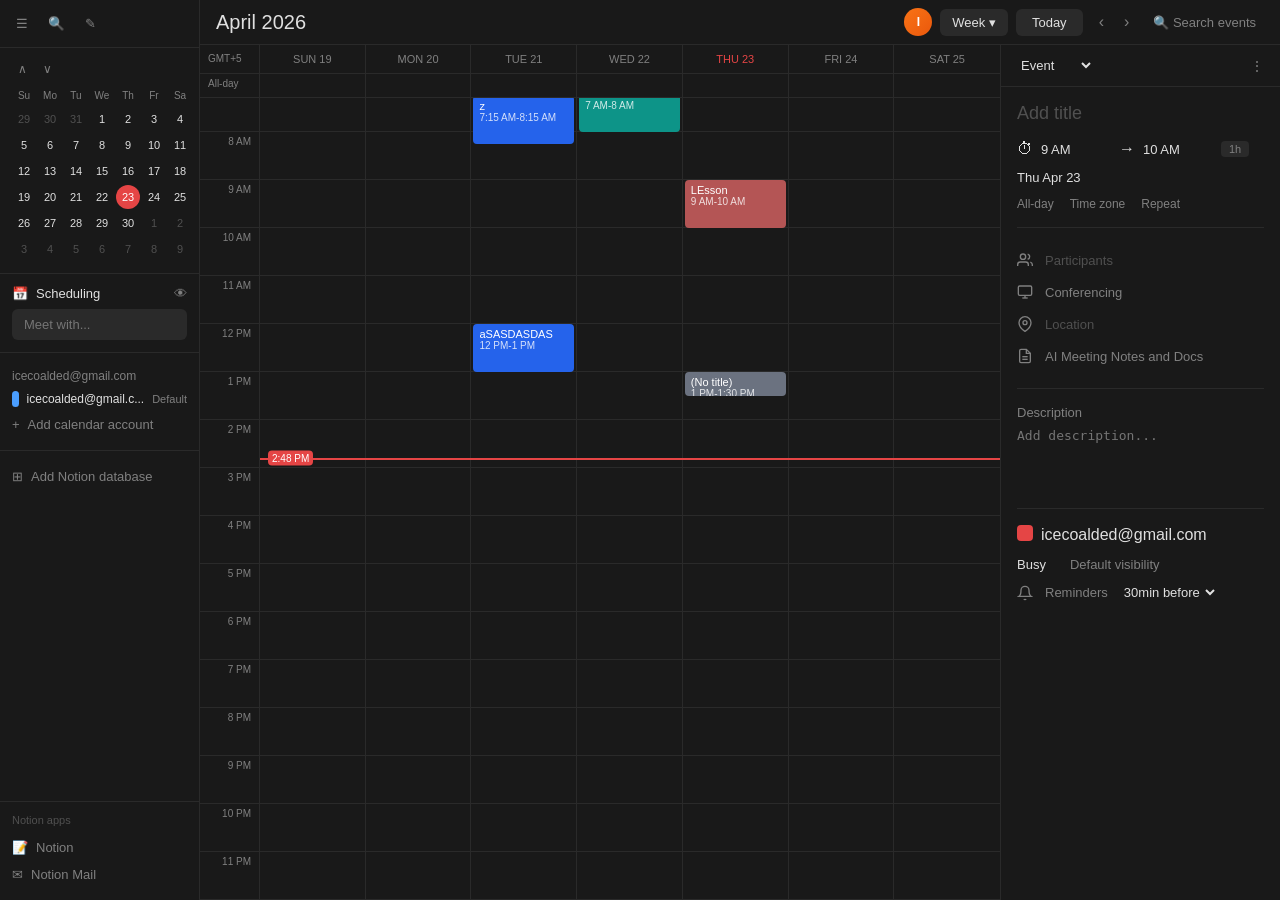
<file: schedule/templates/schedule/111231231231.html>
<!DOCTYPE html>
<html lang="en">
<head>
  <meta charset="UTF-8">
  <meta name="viewport" content="width=device-width, initial-scale=1.0">
  <title>Calendar</title>
  <style>
    * {
      margin: 0;
      padding: 0;
      box-sizing: border-box;
    }

    body {
      font-family: -apple-system, BlinkMacSystemFont, 'Segoe UI', Roboto, sans-serif;
      background: #191919;
      color: #e0e0e0;
      height: 100vh;
      overflow: hidden;
    }

    .app {
      display: flex;
      height: 100vh;
    }

    /* Left Sidebar */
    .sidebar {
      width: 200px;
      background: #191919;
      border-right: 1px solid #2a2a2a;
      display: flex;
      flex-direction: column;
      flex-shrink: 0;
    }

    .sidebar-header {
      display: flex;
      align-items: center;
      gap: 12px;
      padding: 12px;
      border-bottom: 1px solid #2a2a2a;
    }

    .sidebar-header button {
      background: transparent;
      border: none;
      color: #808080;
      cursor: pointer;
      padding: 4px;
      border-radius: 4px;
    }

    .sidebar-header button:hover {
      background: #2a2a2a;
      color: #e0e0e0;
    }

    .mini-calendar {
      padding: 12px;
    }

    .mini-calendar-header {
      display: flex;
      align-items: center;
      justify-content: space-between;
      margin-bottom: 8px;
    }

    .mini-calendar-nav {
      display: flex;
      gap: 4px;
    }

    .mini-calendar-nav button {
      background: transparent;
      border: none;
      color: #808080;
      cursor: pointer;
      padding: 2px 6px;
      border-radius: 4px;
      font-size: 12px;
    }

    .mini-calendar-nav button:hover {
      background: #2a2a2a;
      color: #e0e0e0;
    }

    .mini-calendar-grid {
      display: grid;
      grid-template-columns: repeat(7, 1fr);
      gap: 2px;
      font-size: 11px;
    }

    .mini-calendar-day-header {
      text-align: center;
      color: #808080;
      padding: 4px 0;
      font-size: 10px;
    }

    .mini-calendar-day {
      text-align: center;
      padding: 4px 0;
      border-radius: 50%;
      cursor: pointer;
      width: 24px;
      height: 24px;
      display: flex;
      align-items: center;
      justify-content: center;
      margin: 0 auto;
    }

    .mini-calendar-day:hover {
      background: #2a2a2a;
    }

    .mini-calendar-day.other-month {
      color: #505050;
    }

    .mini-calendar-day.today {
      background: #e54545;
      color: white;
    }

    .sidebar-section {
      padding: 12px;
      border-top: 1px solid #2a2a2a;
    }

    .sidebar-section-header {
      display: flex;
      align-items: center;
      justify-content: space-between;
      margin-bottom: 8px;
    }

    .sidebar-section-title {
      display: flex;
      align-items: center;
      gap: 8px;
      font-size: 13px;
      color: #e0e0e0;
    }

    .meet-input {
      width: 100%;
      background: #2a2a2a;
      border: none;
      border-radius: 6px;
      padding: 8px 12px;
      color: #808080;
      font-size: 13px;
    }

    .account-item {
      display: flex;
      align-items: center;
      gap: 8px;
      padding: 4px 0;
      font-size: 12px;
    }

    .account-checkbox {
      width: 16px;
      height: 16px;
      border-radius: 4px;
      background: #4a9eff;
    }

    .account-label {
      color: #808080;
      font-size: 11px;
    }

    .sidebar-link {
      display: flex;
      align-items: center;
      gap: 8px;
      padding: 6px 0;
      font-size: 13px;
      color: #808080;
      cursor: pointer;
    }

    .sidebar-link:hover {
      color: #e0e0e0;
    }

    .notion-apps {
      padding: 12px;
      border-top: 1px solid #2a2a2a;
      margin-top: auto;
    }

    .notion-apps-title {
      font-size: 11px;
      color: #505050;
      margin-bottom: 8px;
    }

    /* Main Content */
    .main-content {
      flex: 1;
      display: flex;
      flex-direction: column;
      min-width: 0;
    }

    /* Header */
    .header {
      display: flex;
      align-items: center;
      justify-content: space-between;
      padding: 8px 16px;
      border-bottom: 1px solid #2a2a2a;
      background: #191919;
    }

    .header-title {
      font-size: 20px;
      font-weight: 500;
    }

    .header-controls {
      display: flex;
      align-items: center;
      gap: 8px;
    }

    .user-avatar {
      width: 28px;
      height: 28px;
      border-radius: 50%;
      background: linear-gradient(135deg, #f97316, #ea580c);
      display: flex;
      align-items: center;
      justify-content: center;
      font-size: 12px;
      font-weight: 600;
      color: white;
    }

    .view-selector {
      background: #2a2a2a;
      border: none;
      color: #e0e0e0;
      padding: 6px 12px;
      border-radius: 6px;
      cursor: pointer;
      font-size: 13px;
      display: flex;
      align-items: center;
      gap: 4px;
    }

    .today-btn {
      background: #2a2a2a;
      border: none;
      color: #e0e0e0;
      padding: 6px 16px;
      border-radius: 6px;
      cursor: pointer;
      font-size: 13px;
    }

    .today-btn:hover, .view-selector:hover {
      background: #3a3a3a;
    }

    .nav-arrows {
      display: flex;
      gap: 4px;
    }

    .nav-arrows button {
      background: transparent;
      border: none;
      color: #808080;
      cursor: pointer;
      padding: 4px 8px;
      border-radius: 4px;
      font-size: 16px;
    }

    .nav-arrows button:hover {
      background: #2a2a2a;
      color: #e0e0e0;
    }

    .search-btn {
      background: transparent;
      border: none;
      color: #808080;
      cursor: pointer;
      padding: 4px 8px;
      display: flex;
      align-items: center;
      gap: 6px;
      font-size: 13px;
    }

    .search-btn:hover {
      color: #e0e0e0;
    }

    /* Calendar Grid */
    .calendar-container {
      flex: 1;
      display: flex;
      overflow: hidden;
    }

    .calendar-grid {
      flex: 1;
      display: flex;
      flex-direction: column;
      overflow: hidden;
    }

    .calendar-header {
      display: grid;
      grid-template-columns: 60px repeat(7, 1fr);
      border-bottom: 1px solid #2a2a2a;
      background: #191919;
      position: sticky;
      top: 0;
    }

    .timezone-cell {
      padding: 8px;
      font-size: 10px;
      color: #808080;
      border-right: 1px solid #2a2a2a;
    }

    .day-header {
      padding: 8px;
      text-align: center;
      border-right: 1px solid #2a2a2a;
    }

    .day-header:last-child {
      border-right: none;
    }

    .day-name {
      font-size: 11px;
      color: #808080;
      text-transform: uppercase;
    }

    .day-number {
      font-size: 14px;
      margin-top: 2px;
    }

    .day-header.today .day-name {
      color: #e54545;
    }

    .day-header.today .day-number {
      background: #e54545;
      color: white;
      width: 24px;
      height: 24px;
      border-radius: 50%;
      display: inline-flex;
      align-items: center;
      justify-content: center;
    }

    .all-day-row {
      display: grid;
      grid-template-columns: 60px repeat(7, 1fr);
      border-bottom: 1px solid #2a2a2a;
      min-height: 24px;
    }

    .all-day-label {
      padding: 4px 8px;
      font-size: 10px;
      color: #808080;
      border-right: 1px solid #2a2a2a;
    }

    .all-day-cell {
      border-right: 1px solid #2a2a2a;
    }

    .all-day-cell:last-child {
      border-right: none;
    }

    .time-grid {
      flex: 1;
      overflow-y: auto;
      position: relative;
    }

    .time-grid-inner {
      position: relative;
    }

    .time-row {
      display: grid;
      grid-template-columns: 60px repeat(7, 1fr);
      height: 48px;
      border-bottom: 1px solid #2a2a2a;
    }

    .time-label {
      padding: 4px 8px;
      font-size: 10px;
      color: #808080;
      text-align: right;
      border-right: 1px solid #2a2a2a;
    }

    .time-cell {
      border-right: 1px solid #2a2a2a;
      position: relative;
      cursor: pointer;
    }

    .time-cell:last-child {
      border-right: none;
    }

    .time-cell:hover {
      background: rgba(74, 158, 255, 0.1);
    }

    /* Current Time Indicator */
    .current-time-indicator {
      position: absolute;
      left: 60px;
      right: 0;
      height: 2px;
      background: #e54545;
      z-index: 10;
      pointer-events: none;
    }

    .current-time-badge {
      position: absolute;
      left: 8px;
      transform: translateY(-50%);
      background: #e54545;
      color: white;
      font-size: 10px;
      padding: 2px 4px;
      border-radius: 4px;
      white-space: nowrap;
    }

    /* Events */
    .event {
      position: absolute;
      left: 2px;
      right: 2px;
      border-radius: 4px;
      padding: 4px 6px;
      font-size: 11px;
      overflow: hidden;
      cursor: pointer;
      z-index: 5;
    }

    .event-title {
      font-weight: 500;
      white-space: nowrap;
      overflow: hidden;
      text-overflow: ellipsis;
    }

    .event-time {
      font-size: 10px;
      opacity: 0.8;
    }

    .event.blue { background: #2563eb; color: white; }
    .event.teal { background: #0d9488; color: white; }
    .event.red { background: #b45555; color: white; }
    .event.orange { background: #ea580c; color: white; }
    .event.yellow { background: #ca8a04; color: white; }
    .event.green { background: #16a34a; color: white; }
    .event.purple { background: #9333ea; color: white; }
    .event.pink { background: #db2777; color: white; }
    .event.gray { background: #6b7280; color: white; }

    /* Right Panel */
    .right-panel {
      width: 280px;
      background: #191919;
      border-left: 1px solid #2a2a2a;
      overflow-y: auto;
      flex-shrink: 0;
    }

    .panel-header {
      display: flex;
      align-items: center;
      justify-content: space-between;
      padding: 12px 16px;
      border-bottom: 1px solid #2a2a2a;
    }

    .panel-title-select {
      background: transparent;
      border: none;
      color: #e0e0e0;
      font-size: 13px;
      cursor: pointer;
    }

    .panel-actions {
      display: flex;
      gap: 8px;
    }

    .panel-actions button {
      background: transparent;
      border: none;
      color: #808080;
      cursor: pointer;
      font-size: 14px;
    }

    .event-form {
      padding: 16px;
    }

    .event-title-input {
      width: 100%;
      background: transparent;
      border: none;
      color: #e0e0e0;
      font-size: 18px;
      font-weight: 500;
      margin-bottom: 16px;
      outline: none;
    }

    .event-title-input::placeholder {
      color: #505050;
    }

    .time-row-editor {
      display: flex;
      align-items: center;
      gap: 8px;
      margin-bottom: 12px;
    }

    .time-input {
      background: transparent;
      border: none;
      color: #e0e0e0;
      font-size: 13px;
      width: 70px;
      outline: none;
    }

    .duration-badge {
      background: #2a2a2a;
      padding: 2px 8px;
      border-radius: 4px;
      font-size: 11px;
      color: #808080;
    }

    .date-display {
      font-size: 13px;
      color: #e0e0e0;
      margin-bottom: 12px;
    }

    .options-row {
      display: flex;
      gap: 16px;
      margin-bottom: 16px;
      padding-bottom: 16px;
      border-bottom: 1px solid #2a2a2a;
    }

    .option-link {
      font-size: 12px;
      color: #808080;
      cursor: pointer;
    }

    .option-link:hover {
      color: #e0e0e0;
    }

    .form-row {
      display: flex;
      align-items: center;
      gap: 12px;
      padding: 8px 0;
      color: #808080;
      font-size: 13px;
      cursor: pointer;
    }

    .form-row:hover {
      color: #e0e0e0;
    }

    .form-row svg {
      width: 16px;
      height: 16px;
      flex-shrink: 0;
    }

    .form-input {
      flex: 1;
      background: transparent;
      border: none;
      color: #e0e0e0;
      font-size: 13px;
      outline: none;
    }

    .form-input::placeholder {
      color: #505050;
    }

    .description-section {
      margin-top: 16px;
      padding-top: 16px;
      border-top: 1px solid #2a2a2a;
    }

    .description-label {
      font-size: 13px;
      color: #808080;
      margin-bottom: 8px;
    }

    .description-input {
      width: 100%;
      background: transparent;
      border: none;
      color: #e0e0e0;
      font-size: 13px;
      resize: none;
      outline: none;
      min-height: 60px;
    }

    .calendar-section {
      margin-top: 16px;
      padding-top: 16px;
      border-top: 1px solid #2a2a2a;
    }

    .calendar-account {
      display: flex;
      align-items: center;
      gap: 8px;
      margin-bottom: 12px;
    }

    .color-picker-btn {
      width: 16px;
      height: 16px;
      border-radius: 4px;
      border: none;
      cursor: pointer;
      position: relative;
    }

    .color-picker-dropdown {
      position: absolute;
      top: 100%;
      left: 0;
      background: #2a2a2a;
      border-radius: 8px;
      padding: 8px;
      display: none;
      grid-template-columns: repeat(3, 1fr);
      gap: 6px;
      z-index: 100;
      margin-top: 4px;
    }

    .color-picker-dropdown.open {
      display: grid;
    }

    .color-option {
      width: 24px;
      height: 24px;
      border-radius: 4px;
      border: none;
      cursor: pointer;
    }

    .color-option:hover {
      transform: scale(1.1);
    }

    .color-option.blue { background: #2563eb; }
    .color-option.teal { background: #0d9488; }
    .color-option.red { background: #e54545; }
    .color-option.orange { background: #ea580c; }
    .color-option.yellow { background: #ca8a04; }
    .color-option.green { background: #16a34a; }
    .color-option.purple { background: #9333ea; }
    .color-option.pink { background: #db2777; }
    .color-option.gray { background: #6b7280; }

    .status-row {
      display: flex;
      gap: 24px;
      margin-bottom: 12px;
    }

    .status-option {
      font-size: 13px;
      color: #808080;
      cursor: pointer;
    }

    .status-option.active {
      color: #e0e0e0;
    }

    .reminder-row {
      display: flex;
      align-items: center;
      gap: 12px;
      color: #808080;
      font-size: 13px;
    }

    .reminder-select {
      background: transparent;
      border: none;
      color: #e0e0e0;
      font-size: 13px;
      cursor: pointer;
    }

    /* Icons */
    .icon {
      width: 16px;
      height: 16px;
    }
  </style>
</head>
<body>
  <div class="app">
    <!-- Left Sidebar -->
    <aside class="sidebar">
      <div class="sidebar-header">
        <button title="Menu">☰</button>
        <button title="Search">🔍</button>
        <button title="Edit">✎</button>
      </div>

      <!-- Mini Calendar -->
      <div class="mini-calendar">
        <div class="mini-calendar-header">
          <div class="mini-calendar-nav">
            <button onclick="prevMonth()">∧</button>
            <button onclick="nextMonth()">∨</button>
          </div>
        </div>
        <div class="mini-calendar-grid" id="miniCalendar"></div>
      </div>

      <!-- Scheduling -->
      <div class="sidebar-section">
        <div class="sidebar-section-header">
          <div class="sidebar-section-title">
            <span>📅</span>
            <span>Scheduling</span>
          </div>
          <button style="background:none;border:none;color:#808080;cursor:pointer;">👁</button>
        </div>
        <input type="text" class="meet-input" placeholder="Meet with...">
      </div>

      <!-- Calendar Accounts -->
      <div class="sidebar-section">
        <div class="account-item">
          <span style="font-size:12px;color:#808080;">icecoalded@gmail.com</span>
        </div>
        <div class="account-item">
          <div class="account-checkbox"></div>
          <span>icecoalded@gmail.c...</span>
          <span class="account-label">Default</span>
        </div>
        <div class="sidebar-link">
          <span>+</span>
          <span>Add calendar account</span>
        </div>
      </div>

      <!-- Notion Database -->
      <div class="sidebar-section">
        <div class="sidebar-link">
          <span>⊞</span>
          <span>Add Notion database</span>
        </div>
      </div>

      <!-- Notion Apps -->
      <div class="notion-apps">
        <div class="notion-apps-title">Notion apps</div>
        <div class="sidebar-link">
          <span>📝</span>
          <span>Notion</span>
        </div>
        <div class="sidebar-link">
          <span>✉</span>
          <span>Notion Mail</span>
        </div>
      </div>
    </aside>

    <!-- Main Content -->
    <main class="main-content">
      <!-- Header -->
      <header class="header">
        <h1 class="header-title" id="headerTitle">April 2026</h1>
        <div class="header-controls">
          <div class="user-avatar">I</div>
          <button class="view-selector">Week ▾</button>
          <button class="today-btn" onclick="goToToday()">Today</button>
          <div class="nav-arrows">
            <button onclick="prevWeek()">‹</button>
            <button onclick="nextWeek()">›</button>
          </div>
          <button class="search-btn">🔍 Search events</button>
        </div>
      </header>

      <!-- Calendar Container -->
      <div class="calendar-container">
        <div class="calendar-grid">
          <!-- Day Headers -->
          <div class="calendar-header">
            <div class="timezone-cell">GMT+5</div>
            <div class="day-header" id="day0"></div>
            <div class="day-header" id="day1"></div>
            <div class="day-header" id="day2"></div>
            <div class="day-header" id="day3"></div>
            <div class="day-header" id="day4"></div>
            <div class="day-header" id="day5"></div>
            <div class="day-header" id="day6"></div>
          </div>

          <!-- All Day Row -->
          <div class="all-day-row">
            <div class="all-day-label">All-day</div>
            <div class="all-day-cell"></div>
            <div class="all-day-cell"></div>
            <div class="all-day-cell"></div>
            <div class="all-day-cell"></div>
            <div class="all-day-cell"></div>
            <div class="all-day-cell"></div>
            <div class="all-day-cell"></div>
          </div>

          <!-- Time Grid -->
          <div class="time-grid" id="timeGrid"></div>
        </div>

        <!-- Right Panel -->
        <aside class="right-panel">
          <div class="panel-header">
            <select class="panel-title-select">
              <option>Event</option>
              <option>Task</option>
              <option>Reminder</option>
            </select>
            <div class="panel-actions">
              <button>⋮</button>
            </div>
          </div>

          <div class="event-form">
            <input type="text" class="event-title-input" id="eventTitle" placeholder="Add title">

            <div class="time-row-editor">
              <span>⏱</span>
              <input type="text" class="time-input" id="startTime" value="9 AM">
              <span>→</span>
              <input type="text" class="time-input" id="endTime" value="10 AM">
              <span class="duration-badge">1h</span>
            </div>

            <div class="date-display" id="dateDisplay">Thu Apr 23</div>

            <div class="options-row">
              <span class="option-link">All-day</span>
              <span class="option-link">Time zone</span>
              <span class="option-link">Repeat</span>
            </div>

            <div class="form-row">
              <svg viewBox="0 0 24 24" fill="none" stroke="currentColor" stroke-width="2"><path d="M17 21v-2a4 4 0 0 0-4-4H5a4 4 0 0 0-4 4v2"/><circle cx="9" cy="7" r="4"/><path d="M23 21v-2a4 4 0 0 0-3-3.87"/><path d="M16 3.13a4 4 0 0 1 0 7.75"/></svg>
              <input type="text" class="form-input" placeholder="Participants">
            </div>

            <div class="form-row">
              <svg viewBox="0 0 24 24" fill="none" stroke="currentColor" stroke-width="2"><rect x="2" y="3" width="20" height="14" rx="2"/><line x1="8" y1="21" x2="16" y2="21"/><line x1="12" y1="17" x2="12" y2="21"/></svg>
              <span>Conferencing</span>
            </div>

            <div class="form-row">
              <svg viewBox="0 0 24 24" fill="none" stroke="currentColor" stroke-width="2"><path d="M21 10c0 7-9 13-9 13s-9-6-9-13a9 9 0 0 1 18 0z"/><circle cx="12" cy="10" r="3"/></svg>
              <input type="text" class="form-input" placeholder="Location">
            </div>

            <div class="form-row">
              <svg viewBox="0 0 24 24" fill="none" stroke="currentColor" stroke-width="2"><path d="M14 2H6a2 2 0 0 0-2 2v16a2 2 0 0 0 2 2h12a2 2 0 0 0 2-2V8z"/><polyline points="14 2 14 8 20 8"/><line x1="16" y1="13" x2="8" y2="13"/><line x1="16" y1="17" x2="8" y2="17"/></svg>
              <span>AI Meeting Notes and Docs</span>
            </div>

            <div class="description-section">
              <div class="description-label">Description</div>
              <textarea class="description-input" placeholder="Add description..."></textarea>
            </div>

            <div class="calendar-section">
              <div class="calendar-account">
                <div style="position:relative;">
                  <button class="color-picker-btn" id="colorPickerBtn" style="background:#e54545;" onclick="toggleColorPicker()"></button>
                  <div class="color-picker-dropdown" id="colorPickerDropdown">
                    <button class="color-option blue" onclick="selectColor('blue', '#2563eb')"></button>
                    <button class="color-option teal" onclick="selectColor('teal', '#0d9488')"></button>
                    <button class="color-option red" onclick="selectColor('red', '#e54545')"></button>
                    <button class="color-option orange" onclick="selectColor('orange', '#ea580c')"></button>
                    <button class="color-option yellow" onclick="selectColor('yellow', '#ca8a04')"></button>
                    <button class="color-option green" onclick="selectColor('green', '#16a34a')"></button>
                    <button class="color-option purple" onclick="selectColor('purple', '#9333ea')"></button>
                    <button class="color-option pink" onclick="selectColor('pink', '#db2777')"></button>
                    <button class="color-option gray" onclick="selectColor('gray', '#6b7280')"></button>
                  </div>
                </div>
                <span>icecoalded@gmail.com</span>
              </div>

              <div class="status-row">
                <span class="status-option active">Busy</span>
                <span class="status-option">Default visibility</span>
              </div>

              <div class="reminder-row">
                <svg viewBox="0 0 24 24" fill="none" stroke="currentColor" stroke-width="2" width="16" height="16"><path d="M18 8A6 6 0 0 0 6 8c0 7-3 9-3 9h18s-3-2-3-9"/><path d="M13.73 21a2 2 0 0 1-3.46 0"/></svg>
                <span>Reminders</span>
                <select class="reminder-select">
                  <option>30min before</option>
                  <option>15min before</option>
                  <option>1 hour before</option>
                  <option>1 day before</option>
                </select>
              </div>
            </div>
          </div>
        </aside>
      </div>
    </main>
  </div>

  <script>
    // State
    let currentDate = new Date(2026, 3, 23); // April 23, 2026
    let currentWeekStart = getWeekStart(currentDate);
    let selectedColor = 'red';
    let events = [
      { id: 1, title: 'z', date: new Date(2026, 3, 21), startHour: 7.25, endHour: 8.25, color: 'blue' },
      { id: 2, title: 'asdasdasda', date: new Date(2026, 3, 22), startHour: 7, endHour: 8, color: 'teal' },
      { id: 3, title: 'LEsson', date: new Date(2026, 3, 23), startHour: 9, endHour: 10, color: 'red' },
      { id: 4, title: 'aSASDASDAS', date: new Date(2026, 3, 21), startHour: 12, endHour: 13, color: 'blue' },
      { id: 5, title: '', date: new Date(2026, 3, 23), startHour: 13, endHour: 13.5, color: 'gray' }
    ];

    function getWeekStart(date) {
      const d = new Date(date);
      const day = d.getDay();
      d.setDate(d.getDate() - day);
      return d;
    }

    function formatTime(hour) {
      const h = Math.floor(hour);
      const m = Math.round((hour - h) * 60);
      const ampm = h >= 12 ? 'PM' : 'AM';
      const displayHour = h === 0 ? 12 : h > 12 ? h - 12 : h;
      return m > 0 ? `${displayHour}:${m.toString().padStart(2, '0')} ${ampm}` : `${displayHour} ${ampm}`;
    }

    function renderMiniCalendar() {
      const grid = document.getElementById('miniCalendar');
      grid.innerHTML = '';

      const days = ['Su', 'Mo', 'Tu', 'We', 'Th', 'Fr', 'Sa'];
      days.forEach(day => {
        const el = document.createElement('div');
        el.className = 'mini-calendar-day-header';
        el.textContent = day;
        grid.appendChild(el);
      });

      const year = currentDate.getFullYear();
      const month = currentDate.getMonth();
      const firstDay = new Date(year, month, 1);
      const lastDay = new Date(year, month + 1, 0);
      const startDay = firstDay.getDay();

      // Previous month days
      const prevMonth = new Date(year, month, 0);
      for (let i = startDay - 1; i >= 0; i--) {
        const el = document.createElement('div');
        el.className = 'mini-calendar-day other-month';
        el.textContent = prevMonth.getDate() - i;
        grid.appendChild(el);
      }

      // Current month days
      for (let i = 1; i <= lastDay.getDate(); i++) {
        const el = document.createElement('div');
        el.className = 'mini-calendar-day';
        if (i === 23 && month === 3 && year === 2026) {
          el.classList.add('today');
        }
        el.textContent = i;
        grid.appendChild(el);
      }

      // Next month days
      const remaining = 42 - (startDay + lastDay.getDate());
      for (let i = 1; i <= remaining; i++) {
        const el = document.createElement('div');
        el.className = 'mini-calendar-day other-month';
        el.textContent = i;
        grid.appendChild(el);
      }
    }

    function renderWeekHeaders() {
      const dayNames = ['Sun', 'Mon', 'Tue', 'Wed', 'Thu', 'Fri', 'Sat'];
      for (let i = 0; i < 7; i++) {
        const date = new Date(currentWeekStart);
        date.setDate(date.getDate() + i);
        const el = document.getElementById(`day${i}`);
        const isToday = date.getDate() === 23 && date.getMonth() === 3 && date.getFullYear() === 2026;
        el.className = 'day-header' + (isToday ? ' today' : '');
        el.innerHTML = `
          <div class="day-name">${dayNames[i]} ${date.getDate()}</div>
        `;
      }

      // Update header title
      const monthNames = ['January', 'February', 'March', 'April', 'May', 'June',
                          'July', 'August', 'September', 'October', 'November', 'December'];
      document.getElementById('headerTitle').textContent =
        `${monthNames[currentWeekStart.getMonth()]} ${currentWeekStart.getFullYear()}`;
    }

    function renderTimeGrid() {
      const grid = document.getElementById('timeGrid');
      grid.innerHTML = '';

      const inner = document.createElement('div');
      inner.className = 'time-grid-inner';

      for (let hour = 0; hour < 24; hour++) {
        const row = document.createElement('div');
        row.className = 'time-row';

        const label = document.createElement('div');
        label.className = 'time-label';
        label.textContent = hour === 0 ? '12 AM' : hour < 12 ? `${hour} AM` : hour === 12 ? '12 PM' : `${hour - 12} PM`;
        row.appendChild(label);

        for (let day = 0; day < 7; day++) {
          const cell = document.createElement('div');
          cell.className = 'time-cell';
          cell.dataset.hour = hour;
          cell.dataset.day = day;
          cell.onclick = () => createEvent(day, hour);
          row.appendChild(cell);
        }

        inner.appendChild(row);
      }

      grid.appendChild(inner);

      // Render events
      renderEvents();

      // Current time indicator
      renderCurrentTimeIndicator();
    }

    function renderEvents() {
      events.forEach(event => {
        const eventDate = event.date;
        const dayIndex = Math.floor((eventDate - currentWeekStart) / (1000 * 60 * 60 * 24));

        if (dayIndex >= 0 && dayIndex < 7) {
          const cells = document.querySelectorAll(`.time-cell[data-day="${dayIndex}"]`);
          const startCell = cells[Math.floor(event.startHour)];

          if (startCell) {
            const eventEl = document.createElement('div');
            eventEl.className = `event ${event.color}`;

            const top = (event.startHour % 1) * 48;
            const height = (event.endHour - event.startHour) * 48;

            eventEl.style.top = `${top}px`;
            eventEl.style.height = `${height}px`;

            eventEl.innerHTML = `
              <div class="event-title">${event.title || '(No title)'}</div>
              <div class="event-time">${formatTime(event.startHour)}-${formatTime(event.endHour)}</div>
            `;

            eventEl.onclick = (e) => {
              e.stopPropagation();
              selectEvent(event);
            };

            startCell.appendChild(eventEl);
          }
        }
      });
    }

    function renderCurrentTimeIndicator() {
      const now = new Date(2026, 3, 23, 14, 48); // 2:48 PM
      const hours = now.getHours() + now.getMinutes() / 60;
      const top = hours * 48;

      const indicator = document.createElement('div');
      indicator.className = 'current-time-indicator';
      indicator.style.top = `${top}px`;

      const badge = document.createElement('div');
      badge.className = 'current-time-badge';
      badge.textContent = formatTime(hours);
      indicator.appendChild(badge);

      document.querySelector('.time-grid-inner').appendChild(indicator);

      // Scroll to current time
      document.getElementById('timeGrid').scrollTop = top - 200;
    }

    function createEvent(day, hour) {
      const newEvent = {
        id: Date.now(),
        title: '',
        date: new Date(currentWeekStart.getFullYear(), currentWeekStart.getMonth(), currentWeekStart.getDate() + day),
        startHour: hour,
        endHour: hour + 1,
        color: selectedColor
      };
      events.push(newEvent);
      renderTimeGrid();
      selectEvent(newEvent);
    }

    function selectEvent(event) {
      document.getElementById('eventTitle').value = event.title;
      document.getElementById('startTime').value = formatTime(event.startHour);
      document.getElementById('endTime').value = formatTime(event.endHour);

      const days = ['Sun', 'Mon', 'Tue', 'Wed', 'Thu', 'Fri', 'Sat'];
      const months = ['Jan', 'Feb', 'Mar', 'Apr', 'May', 'Jun', 'Jul', 'Aug', 'Sep', 'Oct', 'Nov', 'Dec'];
      document.getElementById('dateDisplay').textContent =
        `${days[event.date.getDay()]} ${months[event.date.getMonth()]} ${event.date.getDate()}`;

      selectColor(event.color, getColorHex(event.color));
    }

    function getColorHex(colorName) {
      const colors = {
        blue: '#2563eb', teal: '#0d9488', red: '#e54545', orange: '#ea580c',
        yellow: '#ca8a04', green: '#16a34a', purple: '#9333ea', pink: '#db2777', gray: '#6b7280'
      };
      return colors[colorName] || '#e54545';
    }

    function toggleColorPicker() {
      const dropdown = document.getElementById('colorPickerDropdown');
      dropdown.classList.toggle('open');
    }

    function selectColor(colorName, colorHex) {
      selectedColor = colorName;
      document.getElementById('colorPickerBtn').style.background = colorHex;
      document.getElementById('colorPickerDropdown').classList.remove('open');
    }

    function prevWeek() {
      currentWeekStart.setDate(currentWeekStart.getDate() - 7);
      renderWeekHeaders();
      renderTimeGrid();
    }

    function nextWeek() {
      currentWeekStart.setDate(currentWeekStart.getDate() + 7);
      renderWeekHeaders();
      renderTimeGrid();
    }

    function goToToday() {
      currentDate = new Date(2026, 3, 23);
      currentWeekStart = getWeekStart(currentDate);
      renderWeekHeaders();
      renderTimeGrid();
    }

    function prevMonth() {
      currentDate.setMonth(currentDate.getMonth() - 1);
      renderMiniCalendar();
    }

    function nextMonth() {
      currentDate.setMonth(currentDate.getMonth() + 1);
      renderMiniCalendar();
    }

    // Close color picker when clicking outside
    document.addEventListener('click', (e) => {
      if (!e.target.closest('#colorPickerBtn') && !e.target.closest('#colorPickerDropdown')) {
        document.getElementById('colorPickerDropdown').classList.remove('open');
      }
    });

    // Initialize
    renderMiniCalendar();
    renderWeekHeaders();
    renderTimeGrid();
  </script>
</body>
</html>
</file>
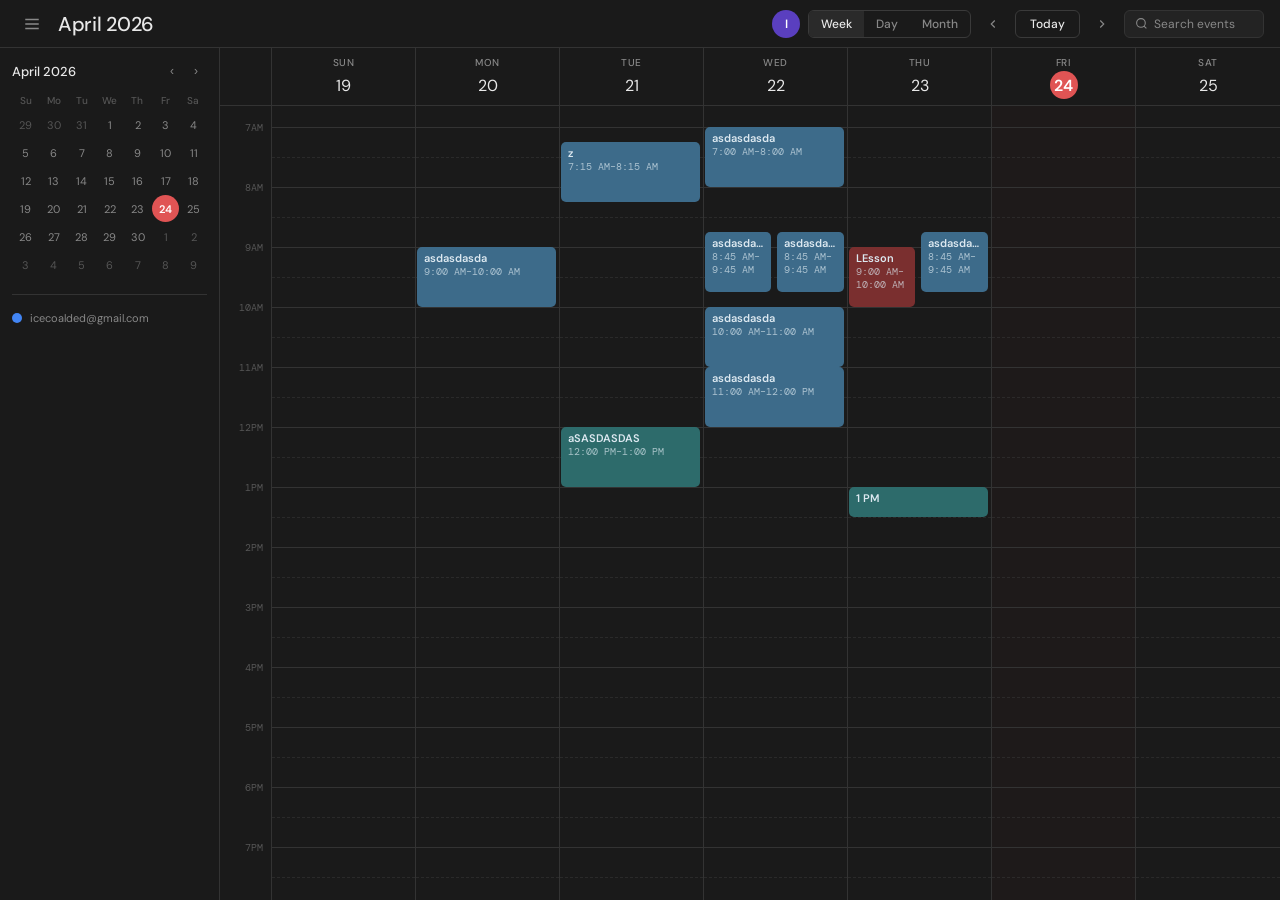
<file: schedule/templates/schedule/52.html>
<!DOCTYPE html>
<html lang="en">
<head>
<meta charset="UTF-8">
<meta name="viewport" content="width=device-width, initial-scale=1.0">
<title>Calendar</title>
<link href="https://fonts.googleapis.com/css2?family=DM+Sans:wght@300;400;500;600&family=DM+Mono:wght@400;500&display=swap" rel="stylesheet">
<style>
  :root {
    --bg: #1a1a1a;
    --surface: #232323;
    --surface2: #2a2a2a;
    --border: #333;
    --border2: #3a3a3a;
    --text: #e8e8e8;
    --text-muted: #888;
    --text-dim: #555;
    --accent: #e05454;
    --event-blue: #3d6b8a;
    --event-blue-hover: #4a7fa3;
    --event-red: #7a2f2f;
    --event-red-hover: #8f3535;
    --event-teal: #2d6b6b;
    --today: #e05454;
    --sidebar-w: 220px;
    --hour-h: 60px;
    --detail-w: 320px;
  }

  * { box-sizing: border-box; margin: 0; padding: 0; }

  body {
    font-family: 'DM Sans', sans-serif;
    background: var(--bg);
    color: var(--text);
    height: 100vh;
    display: flex;
    flex-direction: column;
    overflow: hidden;
    font-size: 13px;
  }

  /* ── TOP BAR ── */
  .topbar {
    display: flex;
    align-items: center;
    gap: 12px;
    padding: 8px 16px;
    border-bottom: 1px solid var(--border);
    background: var(--bg);
    flex-shrink: 0;
    height: 48px;
  }

  .topbar-left { display: flex; align-items: center; gap: 10px; }

  .hamburger {
    width: 32px; height: 32px; border-radius: 6px;
    display: flex; align-items: center; justify-content: center;
    cursor: pointer; color: var(--text-muted);
    border: none; background: none;
  }
  .hamburger:hover { background: var(--surface2); color: var(--text); }
  .hamburger svg { width: 18px; height: 18px; }

  .topbar-title {
    font-size: 20px; font-weight: 500; color: var(--text);
    letter-spacing: -0.3px;
  }

  .topbar-right { display: flex; align-items: center; gap: 8px; margin-left: auto; }

  .avatar {
    width: 28px; height: 28px; border-radius: 50%;
    background: #5a3fbf; display: flex; align-items: center; justify-content: center;
    font-size: 12px; font-weight: 600; color: #fff; cursor: pointer; flex-shrink: 0;
  }

  .view-toggle {
    display: flex; align-items: center; gap: 0;
    border: 1px solid var(--border2); border-radius: 6px; overflow: hidden;
  }
  .view-btn {
    padding: 5px 12px; background: none; border: none; color: var(--text-muted);
    cursor: pointer; font-family: inherit; font-size: 12px; font-weight: 500;
    transition: all 0.15s;
  }
  .view-btn.active { background: var(--surface2); color: var(--text); }
  .view-btn:hover:not(.active) { color: var(--text); }

  .nav-btn {
    width: 28px; height: 28px; border-radius: 6px;
    display: flex; align-items: center; justify-content: center;
    border: none; background: none; color: var(--text-muted); cursor: pointer;
    transition: all 0.15s;
  }
  .nav-btn:hover { background: var(--surface2); color: var(--text); }

  .today-btn {
    padding: 5px 14px; border-radius: 6px;
    border: 1px solid var(--border2); background: none;
    color: var(--text); font-family: inherit; font-size: 12px; font-weight: 500;
    cursor: pointer; transition: all 0.15s;
  }
  .today-btn:hover { background: var(--surface2); }

  .search-box {
    display: flex; align-items: center; gap: 6px;
    padding: 5px 10px; border-radius: 6px;
    border: 1px solid var(--border); background: var(--surface);
    color: var(--text-muted); font-size: 12px; cursor: text; min-width: 140px;
  }
  .search-box svg { width: 13px; height: 13px; flex-shrink: 0; }

  /* ── MAIN LAYOUT ── */
  .main {
    display: flex;
    flex: 1;
    overflow: hidden;
  }

  /* ── MINI CALENDAR SIDEBAR ── */
  .sidebar {
    width: var(--sidebar-w);
    border-right: 1px solid var(--border);
    display: flex;
    flex-direction: column;
    padding: 12px;
    overflow-y: auto;
    flex-shrink: 0;
    background: var(--bg);
  }

  .mini-cal-header {
    display: flex; align-items: center; justify-content: space-between;
    margin-bottom: 10px;
  }
  .mini-cal-title { font-size: 13px; font-weight: 500; color: var(--text); }
  .mini-nav { display: flex; gap: 2px; }
  .mini-nav-btn {
    width: 22px; height: 22px; border-radius: 4px;
    border: none; background: none; color: var(--text-muted);
    cursor: pointer; display: flex; align-items: center; justify-content: center;
    font-size: 12px; transition: all 0.15s;
  }
  .mini-nav-btn:hover { background: var(--surface2); color: var(--text); }

  .mini-grid { width: 100%; }
  .mini-dow-row {
    display: grid; grid-template-columns: repeat(7, 1fr);
    margin-bottom: 2px;
  }
  .mini-dow {
    text-align: center; font-size: 10px; font-weight: 500;
    color: var(--text-dim); padding: 2px 0;
  }
  .mini-days { display: grid; grid-template-columns: repeat(7, 1fr); gap: 1px; }
  .mini-day {
    aspect-ratio: 1; display: flex; align-items: center; justify-content: center;
    font-size: 11px; color: var(--text-muted); border-radius: 50%;
    cursor: pointer; transition: all 0.15s;
  }
  .mini-day:hover { background: var(--surface2); color: var(--text); }
  .mini-day.other-month { color: var(--text-dim); }
  .mini-day.today {
    background: var(--today); color: #fff; font-weight: 600;
  }
  .mini-day.selected:not(.today) {
    background: var(--surface2); color: var(--text); font-weight: 500;
  }

  .sidebar-accounts {
    margin-top: 16px;
    border-top: 1px solid var(--border);
    padding-top: 12px;
  }
  .account-item {
    display: flex; align-items: center; gap: 8px;
    padding: 4px 0; color: var(--text-muted); font-size: 11px;
  }
  .account-dot {
    width: 10px; height: 10px; border-radius: 50%; flex-shrink: 0;
    background: #4285f4;
  }

  /* ── CALENDAR GRID ── */
  .cal-area {
    flex: 1;
    display: flex;
    flex-direction: column;
    overflow: hidden;
  }

  /* Day headers */
  .day-headers {
    display: grid;
    grid-template-columns: 52px repeat(7, 1fr);
    border-bottom: 1px solid var(--border);
    flex-shrink: 0;
    background: var(--bg);
    position: sticky; top: 0; z-index: 10;
  }
  .day-header-gutter { border-right: 1px solid var(--border); }
  .day-header {
    padding: 8px 4px 6px;
    text-align: center;
    border-right: 1px solid var(--border);
    cursor: pointer;
  }
  .day-header:last-child { border-right: none; }
  .day-dow {
    font-size: 10px; font-weight: 500; color: var(--text-muted);
    text-transform: uppercase; letter-spacing: 0.5px;
  }
  .day-num {
    display: inline-flex; align-items: center; justify-content: center;
    width: 28px; height: 28px; border-radius: 50%;
    font-size: 16px; font-weight: 400; color: var(--text);
    margin-top: 2px; transition: all 0.15s;
  }
  .day-header:hover .day-num:not(.today-num) { background: var(--surface2); }
  .today-num { background: var(--today) !important; color: #fff !important; font-weight: 600; }

  /* Scrollable grid */
  .grid-scroll {
    flex: 1;
    overflow-y: auto;
    position: relative;
  }
  .grid-scroll::-webkit-scrollbar { width: 6px; }
  .grid-scroll::-webkit-scrollbar-track { background: transparent; }
  .grid-scroll::-webkit-scrollbar-thumb { background: var(--border2); border-radius: 3px; }

  .time-grid {
    display: grid;
    grid-template-columns: 52px repeat(7, 1fr);
    position: relative;
    min-height: calc(24 * var(--hour-h));
  }

  /* Time gutter */
  .time-gutter {
    position: relative;
    border-right: 1px solid var(--border);
  }
  .time-label {
    position: absolute;
    right: 8px;
    font-size: 10px;
    font-family: 'DM Mono', monospace;
    color: var(--text-dim);
    transform: translateY(-50%);
    white-space: nowrap;
  }

  /* Day columns */
  .day-col {
    position: relative;
    border-right: 1px solid var(--border);
    cursor: pointer;
  }
  .day-col:last-child { border-right: none; }
  .day-col.today-col { background: rgba(224,84,84,0.02); }

  /* Hour lines */
  .hour-line {
    position: absolute;
    left: 0; right: 0;
    border-top: 1px solid var(--border);
    pointer-events: none;
  }
  .hour-line.half { border-top-style: dashed; border-color: var(--border2); opacity: 0.5; }

  /* Current time */
  .now-line {
    position: absolute;
    left: 0; right: 0;
    height: 2px;
    background: var(--today);
    z-index: 5;
    pointer-events: none;
  }
  .now-dot {
    position: absolute;
    left: -4px; top: -4px;
    width: 10px; height: 10px; border-radius: 50%;
    background: var(--today);
  }
  .now-time-badge {
    position: absolute;
    left: -52px;
    top: -9px;
    background: var(--today);
    color: #fff;
    font-size: 10px;
    font-family: 'DM Mono', monospace;
    font-weight: 500;
    padding: 2px 5px;
    border-radius: 3px;
    white-space: nowrap;
  }

  /* Events */
  .event-block {
    position: absolute;
    left: 3px; right: 3px;
    border-radius: 5px;
    padding: 4px 7px;
    cursor: pointer;
    transition: filter 0.15s, transform 0.1s;
    overflow: hidden;
    z-index: 2;
    user-select: none;
  }
  .event-block:hover { filter: brightness(1.15); transform: scale(1.01); }
  .event-block.blue { background: var(--event-blue); }
  .event-block.red { background: var(--event-red); }
  .event-block.teal { background: var(--event-teal); }
  .event-name {
    font-size: 11px; font-weight: 600; color: #dce8f0;
    white-space: nowrap; overflow: hidden; text-overflow: ellipsis;
    line-height: 1.3;
  }
  .event-time { font-size: 10px; color: rgba(220,232,240,0.7); font-family: 'DM Mono', monospace; }

  /* ── EVENT DETAIL PANEL ── */
  .detail-panel {
    width: var(--detail-w);
    border-left: 1px solid var(--border);
    background: var(--surface);
    display: flex;
    flex-direction: column;
    flex-shrink: 0;
    animation: slideIn 0.2s ease;
  }
  .detail-panel.hidden { display: none; }
  @keyframes slideIn {
    from { opacity: 0; transform: translateX(10px); }
    to { opacity: 1; transform: translateX(0); }
  }

  .detail-header {
    display: flex; align-items: center; justify-content: space-between;
    padding: 12px 16px 10px;
    border-bottom: 1px solid var(--border);
  }
  .detail-type {
    font-size: 11px; font-weight: 500; color: var(--text-muted);
    display: flex; align-items: center; gap: 6px;
  }
  .detail-type-dot {
    width: 8px; height: 8px; border-radius: 50%;
    background: var(--event-blue);
  }
  .detail-actions { display: flex; gap: 4px; }
  .detail-action-btn {
    width: 26px; height: 26px; border-radius: 5px;
    border: none; background: none; color: var(--text-muted);
    cursor: pointer; display: flex; align-items: center; justify-content: center;
    font-size: 14px; transition: all 0.15s;
  }
  .detail-action-btn:hover { background: var(--surface2); color: var(--text); }

  .detail-body { padding: 16px; flex: 1; overflow-y: auto; }
  .detail-body::-webkit-scrollbar { width: 4px; }
  .detail-body::-webkit-scrollbar-thumb { background: var(--border2); border-radius: 2px; }

  .detail-title {
    font-size: 18px; font-weight: 600; color: var(--text);
    margin-bottom: 14px; letter-spacing: -0.3px;
    outline: none; border: none; background: none;
    width: 100%; font-family: inherit;
  }
  .detail-title:focus { border-bottom: 1px solid var(--border2); }

  .detail-row {
    display: flex; align-items: center; gap: 10px;
    padding: 7px 0; border-bottom: 1px solid var(--border);
    color: var(--text-muted); font-size: 12px;
  }
  .detail-row:last-child { border-bottom: none; }
  .detail-row svg { width: 14px; height: 14px; flex-shrink: 0; color: var(--text-dim); }
  .detail-row-label { color: var(--text-muted); flex: 1; }
  .detail-row-val { color: var(--text); font-weight: 500; }
  .detail-time-range {
    display: flex; align-items: center; gap: 6px;
    font-size: 13px; color: var(--text); font-weight: 500;
  }
  .time-input {
    background: var(--surface2); border: 1px solid var(--border);
    color: var(--text); font-family: 'DM Mono', monospace;
    font-size: 12px; padding: 3px 7px; border-radius: 4px;
    cursor: pointer; outline: none;
  }
  .time-input:focus { border-color: var(--event-blue); }

  .detail-date { font-size: 13px; color: var(--text); margin-bottom: 2px; }
  .detail-tags { display: flex; gap: 6px; margin-top: 6px; flex-wrap: wrap; }
  .detail-tag {
    padding: 3px 9px; border-radius: 20px; font-size: 11px;
    background: var(--surface2); color: var(--text-muted);
    border: 1px solid var(--border); cursor: pointer; transition: all 0.15s;
  }
  .detail-tag:hover { background: var(--border2); color: var(--text); }
  .detail-tag.active { background: var(--event-blue); color: #dce8f0; border-color: var(--event-blue); }

  .meet-link {
    font-size: 11px; color: #5da3d4; text-decoration: none;
    display: flex; align-items: center; gap: 4px;
  }
  .meet-link:hover { text-decoration: underline; }

  .detail-footer {
    padding: 10px 16px;
    border-top: 1px solid var(--border);
    display: flex; gap: 8px;
  }
  .btn-primary {
    flex: 1; padding: 7px; border-radius: 6px;
    background: var(--event-blue); border: none; color: #dce8f0;
    font-family: inherit; font-size: 12px; font-weight: 600;
    cursor: pointer; transition: all 0.15s;
  }
  .btn-primary:hover { background: var(--event-blue-hover); }
  .btn-secondary {
    padding: 7px 14px; border-radius: 6px;
    background: none; border: 1px solid var(--border2); color: var(--text-muted);
    font-family: inherit; font-size: 12px; font-weight: 500;
    cursor: pointer; transition: all 0.15s;
  }
  .btn-secondary:hover { background: var(--surface2); color: var(--text); }
  .btn-copy {
    padding: 7px 14px; border-radius: 6px;
    background: none; border: 1px solid var(--border2); color: var(--text-muted);
    font-family: inherit; font-size: 12px; font-weight: 500;
    cursor: pointer; transition: all 0.15s; display: flex; align-items: center; gap: 5px;
  }
  .btn-copy:hover { background: var(--surface2); color: var(--text); }

  /* ── ADD EVENT MODAL ── */
  .modal-overlay {
    position: fixed; inset: 0;
    background: rgba(0,0,0,0.5);
    display: flex; align-items: center; justify-content: center;
    z-index: 100;
    animation: fadeIn 0.15s ease;
  }
  .modal-overlay.hidden { display: none; }
  @keyframes fadeIn { from { opacity: 0; } to { opacity: 1; } }

  .modal {
    background: var(--surface);
    border: 1px solid var(--border2);
    border-radius: 12px;
    width: 400px;
    box-shadow: 0 20px 60px rgba(0,0,0,0.5);
    animation: modalIn 0.2s ease;
    overflow: hidden;
  }
  @keyframes modalIn {
    from { opacity: 0; transform: scale(0.96) translateY(-8px); }
    to { opacity: 1; transform: scale(1) translateY(0); }
  }

  .modal-header {
    display: flex; align-items: center; justify-content: space-between;
    padding: 14px 16px 12px;
    border-bottom: 1px solid var(--border);
  }
  .modal-title { font-size: 14px; font-weight: 600; color: var(--text); }
  .modal-close {
    width: 26px; height: 26px; border-radius: 5px;
    border: none; background: none; color: var(--text-muted);
    cursor: pointer; font-size: 16px; display: flex; align-items: center; justify-content: center;
    transition: all 0.15s;
  }
  .modal-close:hover { background: var(--surface2); color: var(--text); }

  .modal-body { padding: 16px; display: flex; flex-direction: column; gap: 12px; }

  .form-group { display: flex; flex-direction: column; gap: 5px; }
  .form-label { font-size: 11px; font-weight: 500; color: var(--text-muted); text-transform: uppercase; letter-spacing: 0.5px; }
  .form-input {
    background: var(--surface2); border: 1px solid var(--border);
    color: var(--text); font-family: inherit; font-size: 13px;
    padding: 8px 10px; border-radius: 6px; outline: none;
    transition: border-color 0.15s;
  }
  .form-input:focus { border-color: var(--event-blue); }
  .form-row { display: grid; grid-template-columns: 1fr 1fr; gap: 10px; }

  .color-picker { display: flex; gap: 8px; margin-top: 2px; }
  .color-swatch {
    width: 24px; height: 24px; border-radius: 50%;
    cursor: pointer; border: 2px solid transparent;
    transition: all 0.15s;
  }
  .color-swatch.selected { border-color: var(--text); }
  .color-swatch:hover { transform: scale(1.15); }

  .modal-footer {
    padding: 10px 16px 14px;
    display: flex; justify-content: flex-end; gap: 8px;
    border-top: 1px solid var(--border);
  }

  /* Context menu */
  .ctx-menu {
    position: fixed;
    background: var(--surface);
    border: 1px solid var(--border2);
    border-radius: 8px;
    padding: 4px;
    box-shadow: 0 8px 30px rgba(0,0,0,0.4);
    z-index: 200;
    min-width: 160px;
    animation: fadeIn 0.1s ease;
  }
  .ctx-menu.hidden { display: none; }
  .ctx-item {
    display: flex; align-items: center; gap: 8px;
    padding: 7px 10px; border-radius: 5px;
    cursor: pointer; font-size: 12px; color: var(--text-muted);
    transition: all 0.1s;
  }
  .ctx-item:hover { background: var(--surface2); color: var(--text); }
  .ctx-item.danger:hover { background: rgba(224,84,84,0.15); color: var(--today); }
  .ctx-sep { height: 1px; background: var(--border); margin: 3px 0; }

  /* Drag ghost */
  .drag-ghost {
    position: fixed; pointer-events: none;
    border-radius: 5px; background: var(--event-blue);
    opacity: 0.7; z-index: 50;
    padding: 4px 7px; font-size: 11px; font-weight: 600;
    color: #dce8f0;
  }
  .drag-ghost.hidden { display: none; }

  /* Tooltip */
  .tooltip {
    position: fixed; background: #111; color: var(--text);
    font-size: 11px; padding: 4px 8px; border-radius: 4px;
    pointer-events: none; z-index: 300;
    border: 1px solid var(--border2);
  }
  .tooltip.hidden { display: none; }
</style>
</head>
<body>

<!-- TOP BAR -->
<div class="topbar">
  <div class="topbar-left">
    <button class="hamburger">
      <svg viewBox="0 0 24 24" fill="none" stroke="currentColor" stroke-width="2">
        <line x1="3" y1="6" x2="21" y2="6"/><line x1="3" y1="12" x2="21" y2="12"/><line x1="3" y1="18" x2="21" y2="18"/>
      </svg>
    </button>
    <span class="topbar-title" id="monthLabel">April 2026</span>
  </div>
  <div class="topbar-right">
    <div class="avatar">I</div>
    <div class="view-toggle">
      <button class="view-btn active">Week</button>
      <button class="view-btn">Day</button>
      <button class="view-btn">Month</button>
    </div>
    <button class="nav-btn" id="prevWeek">
      <svg viewBox="0 0 24 24" fill="none" stroke="currentColor" stroke-width="2" width="14" height="14"><polyline points="15 18 9 12 15 6"/></svg>
    </button>
    <button class="today-btn" id="todayBtn">Today</button>
    <button class="nav-btn" id="nextWeek">
      <svg viewBox="0 0 24 24" fill="none" stroke="currentColor" stroke-width="2" width="14" height="14"><polyline points="9 18 15 12 9 6"/></svg>
    </button>
    <div class="search-box">
      <svg viewBox="0 0 24 24" fill="none" stroke="currentColor" stroke-width="2">
        <circle cx="11" cy="11" r="8"/><line x1="21" y1="21" x2="16.65" y2="16.65"/>
      </svg>
      Search events
    </div>
  </div>
</div>

<!-- MAIN -->
<div class="main">

  <!-- SIDEBAR -->
  <div class="sidebar">
    <div class="mini-cal-header">
      <span class="mini-cal-title" id="miniMonthLabel">April 2026</span>
      <div class="mini-nav">
        <button class="mini-nav-btn" id="miniPrev">‹</button>
        <button class="mini-nav-btn" id="miniNext">›</button>
      </div>
    </div>
    <div class="mini-grid">
      <div class="mini-dow-row">
        <div class="mini-dow">Su</div><div class="mini-dow">Mo</div><div class="mini-dow">Tu</div>
        <div class="mini-dow">We</div><div class="mini-dow">Th</div><div class="mini-dow">Fr</div>
        <div class="mini-dow">Sa</div>
      </div>
      <div class="mini-days" id="miniDays"></div>
    </div>

    <div class="sidebar-accounts">
      <div class="account-item">
        <div class="account-dot"></div>
        <span id="accountEmail">icecoalded@gmail.com</span>
      </div>
    </div>
  </div>

  <!-- CALENDAR AREA -->
  <div class="cal-area">
    <!-- Day headers -->
    <div class="day-headers" id="dayHeaders">
      <div class="day-header-gutter"></div>
    </div>

    <!-- Scrollable grid -->
    <div class="grid-scroll" id="gridScroll">
      <div class="time-grid" id="timeGrid">
        <!-- Gutter -->
        <div class="time-gutter" id="timeGutter"></div>
        <!-- Day cols generated by JS -->
      </div>
    </div>
  </div>

  <!-- DETAIL PANEL -->
  <div class="detail-panel hidden" id="detailPanel">
    <div class="detail-header">
      <div class="detail-type">
        <div class="detail-type-dot" id="detailDot"></div>
        <span>Event</span>
      </div>
      <div class="detail-actions">
        <button class="detail-action-btn" id="copyEventBtn" title="Copy event">
          <svg viewBox="0 0 24 24" fill="none" stroke="currentColor" stroke-width="2" width="14" height="14">
            <rect x="9" y="9" width="13" height="13" rx="2"/><path d="M5 15H4a2 2 0 0 1-2-2V4a2 2 0 0 1 2-2h9a2 2 0 0 1 2 2v1"/>
          </svg>
        </button>
        <button class="detail-action-btn" id="deleteEventBtn" title="Delete">
          <svg viewBox="0 0 24 24" fill="none" stroke="currentColor" stroke-width="2" width="14" height="14">
            <polyline points="3 6 5 6 21 6"/><path d="M19 6l-1 14a2 2 0 0 1-2 2H8a2 2 0 0 1-2-2L5 6"/><path d="M10 11v6"/><path d="M14 11v6"/>
          </svg>
        </button>
        <button class="detail-action-btn" id="closeDetailBtn" title="Close">
          <svg viewBox="0 0 24 24" fill="none" stroke="currentColor" stroke-width="2" width="14" height="14">
            <line x1="18" y1="6" x2="6" y2="18"/><line x1="6" y1="6" x2="18" y2="18"/>
          </svg>
        </button>
      </div>
    </div>
    <div class="detail-body">
      <input class="detail-title" id="detailTitle" value="Event name" />

      <div class="detail-row">
        <svg viewBox="0 0 24 24" fill="none" stroke="currentColor" stroke-width="2"><circle cx="12" cy="12" r="10"/><polyline points="12 6 12 12 16 14"/></svg>
        <div style="flex:1">
          <div class="detail-time-range">
            <input class="time-input" id="detailStart" type="time" />
            <span style="color:var(--text-dim)">→</span>
            <input class="time-input" id="detailEnd" type="time" />
            <span style="color:var(--text-dim);font-size:11px" id="detailDuration">1h</span>
          </div>
          <div class="detail-tags" style="margin-top:6px">
            <span class="detail-tag" id="tagAllDay">All-day</span>
            <span class="detail-tag" id="tagRepeat">Repeat</span>
          </div>
        </div>
      </div>

      <div class="detail-row">
        <svg viewBox="0 0 24 24" fill="none" stroke="currentColor" stroke-width="2"><rect x="3" y="4" width="18" height="18" rx="2"/><line x1="16" y1="2" x2="16" y2="6"/><line x1="8" y1="2" x2="8" y2="6"/><line x1="3" y1="10" x2="21" y2="10"/></svg>
        <span class="detail-date" id="detailDate">Mon Apr 20</span>
      </div>

      <div class="detail-row">
        <svg viewBox="0 0 24 24" fill="none" stroke="currentColor" stroke-width="2"><path d="M17 21v-2a4 4 0 0 0-4-4H5a4 4 0 0 0-4 4v2"/><circle cx="9" cy="7" r="4"/><path d="M23 21v-2a4 4 0 0 0-3-3.87"/><path d="M16 3.13a4 4 0 0 1 0 7.75"/></svg>
        <span class="detail-row-label">Participants</span>
      </div>

      <div class="detail-row">
        <svg viewBox="0 0 24 24" fill="none" stroke="currentColor" stroke-width="2"><path d="M15 10l-4 4l6 6l4-16l-18 7l4 2l2 6l3-4"/></svg>
        <div style="flex:1">
          <div style="margin-bottom:4px;color:var(--text-muted)">Google Meet link</div>
          <a class="meet-link" id="detailMeetLink" href="#" target="_blank">https://meet.google.co...</a>
        </div>
      </div>

      <div class="detail-row">
        <svg viewBox="0 0 24 24" fill="none" stroke="currentColor" stroke-width="2"><path d="M21 10c0 7-9 13-9 13s-9-6-9-13a9 9 0 0 1 18 0z"/><circle cx="12" cy="10" r="3"/></svg>
        <span class="detail-row-label">Location</span>
        <input style="background:none;border:none;color:var(--text-muted);font-family:inherit;font-size:12px;outline:none;text-align:right" placeholder="Add location" id="detailLocation" />
      </div>

      <div class="detail-row" style="margin-top:8px">
        <svg viewBox="0 0 24 24" fill="none" stroke="currentColor" stroke-width="2"><circle cx="12" cy="12" r="3"/><path d="M12 1v4M12 19v4M4.22 4.22l2.83 2.83M16.95 16.95l2.83 2.83M1 12h4M19 12h4M4.22 19.78l2.83-2.83M16.95 7.05l2.83-2.83"/></svg>
        <span style="color:var(--text-muted);font-size:11px">Color</span>
        <div class="color-picker" id="detailColorPicker">
          <div class="color-swatch selected" style="background:#3d6b8a" data-color="blue"></div>
          <div class="color-swatch" style="background:#7a2f2f" data-color="red"></div>
          <div class="color-swatch" style="background:#2d6b6b" data-color="teal"></div>
          <div class="color-swatch" style="background:#5a3fbf" data-color="purple"></div>
          <div class="color-swatch" style="background:#4a7a3a" data-color="green"></div>
        </div>
      </div>
    </div>
    <div class="detail-footer">
      <button class="btn-copy" id="footerCopyBtn">
        <svg viewBox="0 0 24 24" fill="none" stroke="currentColor" stroke-width="2" width="13" height="13">
          <rect x="9" y="9" width="13" height="13" rx="2"/><path d="M5 15H4a2 2 0 0 1-2-2V4a2 2 0 0 1 2-2h9a2 2 0 0 1 2 2v1"/>
        </svg>
        Copy
      </button>
      <button class="btn-secondary" id="closeDetailBtn2">Cancel</button>
      <button class="btn-primary" id="saveEventBtn">Save</button>
    </div>
  </div>

</div>

<!-- ADD EVENT MODAL -->
<div class="modal-overlay hidden" id="addModal">
  <div class="modal">
    <div class="modal-header">
      <span class="modal-title">New Event</span>
      <button class="modal-close" id="closeModal">×</button>
    </div>
    <div class="modal-body">
      <div class="form-group">
        <label class="form-label">Title</label>
        <input class="form-input" id="newTitle" placeholder="Event name..." />
      </div>
      <div class="form-row">
        <div class="form-group">
          <label class="form-label">Date</label>
          <input class="form-input" id="newDate" type="date" />
        </div>
        <div class="form-group">
          <label class="form-label">Day</label>
          <select class="form-input" id="newDay">
            <option>Sunday</option><option>Monday</option><option>Tuesday</option>
            <option>Wednesday</option><option>Thursday</option><option>Friday</option><option>Saturday</option>
          </select>
        </div>
      </div>
      <div class="form-row">
        <div class="form-group">
          <label class="form-label">Start</label>
          <input class="form-input" id="newStart" type="time" value="09:00" />
        </div>
        <div class="form-group">
          <label class="form-label">End</label>
          <input class="form-input" id="newEnd" type="time" value="10:00" />
        </div>
      </div>
      <div class="form-group">
        <label class="form-label">Color</label>
        <div class="color-picker" id="newColorPicker">
          <div class="color-swatch selected" style="background:#3d6b8a" data-color="blue"></div>
          <div class="color-swatch" style="background:#7a2f2f" data-color="red"></div>
          <div class="color-swatch" style="background:#2d6b6b" data-color="teal"></div>
          <div class="color-swatch" style="background:#5a3fbf" data-color="purple"></div>
          <div class="color-swatch" style="background:#4a7a3a" data-color="green"></div>
        </div>
      </div>
      <div class="form-group">
        <label class="form-label">Meet Link (optional)</label>
        <input class="form-input" id="newMeet" placeholder="https://meet.google.com/..." />
      </div>
    </div>
    <div class="modal-footer">
      <button class="btn-secondary" id="cancelModal">Cancel</button>
      <button class="btn-primary" id="confirmAdd">Add Event</button>
    </div>
  </div>
</div>

<!-- CONTEXT MENU -->
<div class="ctx-menu hidden" id="ctxMenu">
  <div class="ctx-item" id="ctxCopy">
    <svg viewBox="0 0 24 24" fill="none" stroke="currentColor" stroke-width="2" width="13" height="13">
      <rect x="9" y="9" width="13" height="13" rx="2"/><path d="M5 15H4a2 2 0 0 1-2-2V4a2 2 0 0 1 2-2h9a2 2 0 0 1 2 2v1"/>
    </svg>
    Copy event
  </div>
  <div class="ctx-item" id="ctxEdit">
    <svg viewBox="0 0 24 24" fill="none" stroke="currentColor" stroke-width="2" width="13" height="13">
      <path d="M11 4H4a2 2 0 0 0-2 2v14a2 2 0 0 0 2 2h14a2 2 0 0 0 2-2v-7"/><path d="M18.5 2.5a2.121 2.121 0 0 1 3 3L12 15l-4 1 1-4 9.5-9.5z"/>
    </svg>
    Edit event
  </div>
  <div class="ctx-sep"></div>
  <div class="ctx-item" id="ctxPaste" style="display:none">
    <svg viewBox="0 0 24 24" fill="none" stroke="currentColor" stroke-width="2" width="13" height="13">
      <path d="M16 4h2a2 2 0 0 1 2 2v14a2 2 0 0 1-2 2H6a2 2 0 0 1-2-2V6a2 2 0 0 1 2-2h2"/>
      <rect x="8" y="2" width="8" height="4" rx="1" ry="1"/>
    </svg>
    Paste event here
  </div>
  <div class="ctx-item danger" id="ctxDelete">
    <svg viewBox="0 0 24 24" fill="none" stroke="currentColor" stroke-width="2" width="13" height="13">
      <polyline points="3 6 5 6 21 6"/><path d="M19 6l-1 14a2 2 0 0 1-2 2H8a2 2 0 0 1-2-2L5 6"/>
    </svg>
    Delete event
  </div>
</div>

<!-- DRAG GHOST -->
<div class="drag-ghost hidden" id="dragGhost">Event</div>

<!-- TOOLTIP -->
<div class="tooltip hidden" id="tooltip"></div>

<script>
// ─────────────────────────────────────────────
//  STATE
// ─────────────────────────────────────────────
const COLORS = {
  blue:   { bg:'#3d6b8a', dot:'#5da3d4' },
  red:    { bg:'#7a2f2f', dot:'#e05454' },
  teal:   { bg:'#2d6b6b', dot:'#3db8b8' },
  purple: { bg:'#5a3fbf', dot:'#8a70e0' },
  green:  { bg:'#4a7a3a', dot:'#7ab85a' },
};

let weekOffset = 0;
let miniOffset = 0;
let events = [
  { id:1, title:'asdasdasda', day:1, startH:9, startM:0, endH:10, endM:0, color:'blue', meet:'https://meet.google.com/gup-tiyi-ng' },
  { id:2, title:'z',          day:2, startH:7, startM:15,endH:8, endM:15, color:'blue', meet:'' },
  { id:3, title:'asdasdasda', day:3, startH:7, startM:0, endH:8, endM:0,  color:'blue', meet:'' },
  { id:4, title:'asdasdasda', day:3, startH:8, startM:45,endH:9, endM:45, color:'blue', meet:'' },
  { id:5, title:'asdasdasda', day:3, startH:8, startM:45,endH:9, endM:45, color:'blue', meet:'' },
  { id:6, title:'asdasdasda', day:3, startH:10,startM:0, endH:11, endM:0, color:'blue', meet:'' },
  { id:7, title:'asdasdasda', day:3, startH:11,startM:0, endH:12, endM:0, color:'blue', meet:'' },
  { id:8, title:'aSASDASDAS', day:2, startH:12,startM:0, endH:13, endM:0, color:'teal', meet:'' },
  { id:9, title:'LEsson',     day:4, startH:9, startM:0, endH:10, endM:0, color:'red', meet:'' },
  { id:10,title:'asdasdasda', day:4, startH:8, startM:45,endH:9, endM:45, color:'blue', meet:'' },
  { id:11,title:'1 PM',       day:4, startH:13,startM:0, endH:13, endM:30, color:'teal', meet:'' },
];
let nextId = 20;

let selectedEventId = null;
let copiedEvent = null;
let ctxEventId = null;
let ctxTargetDay = null;
let ctxTargetHour = null;
let pendingPasteDay = null;
let pendingPasteHour = null;

// ─────────────────────────────────────────────
//  DATES
// ─────────────────────────────────────────────
function getSunday(offset=0) {
  const today = new Date(2026, 3, 24); // April 24, 2026 = Friday
  const day = today.getDay(); // 5
  const sun = new Date(today);
  sun.setDate(today.getDate() - day + offset * 7);
  return sun;
}

function getWeekDays() {
  const sun = getSunday(weekOffset);
  return Array.from({length:7}, (_,i) => {
    const d = new Date(sun);
    d.setDate(sun.getDate() + i);
    return d;
  });
}

const DOW_SHORT = ['Sun','Mon','Tue','Wed','Thu','Fri','Sat'];
const MONTHS = ['January','February','March','April','May','June','July','August','September','October','November','December'];

function isToday(d) {
  return d.getFullYear()===2026 && d.getMonth()===3 && d.getDate()===24;
}

function fmtDate(d) {
  return `${DOW_SHORT[d.getDay()]} ${MONTHS[d.getMonth()].slice(0,3)} ${d.getDate()}`;
}

// ─────────────────────────────────────────────
//  MINI CALENDAR
// ─────────────────────────────────────────────
function renderMini() {
  const refDate = new Date(2026, 3 + miniOffset, 1);
  const year = refDate.getFullYear();
  const month = refDate.getMonth();
  document.getElementById('miniMonthLabel').textContent = `${MONTHS[month]} ${year}`;

  const firstDay = new Date(year, month, 1).getDay();
  const daysInMonth = new Date(year, month+1, 0).getDate();
  const daysInPrev = new Date(year, month, 0).getDate();

  const container = document.getElementById('miniDays');
  container.innerHTML = '';

  let dayCount = 0;
  // prev month
  for (let i = firstDay-1; i >= 0; i--) {
    const d = daysInPrev - i;
    const el = document.createElement('div');
    el.className = 'mini-day other-month';
    el.textContent = d;
    container.appendChild(el);
    dayCount++;
  }
  // this month
  for (let d = 1; d <= daysInMonth; d++) {
    const el = document.createElement('div');
    el.className = 'mini-day';
    if (year===2026 && month===3 && d===24) el.classList.add('today');
    el.textContent = d;
    el.addEventListener('click', () => {
      // jump to week containing this date
      const clickedDate = new Date(year, month, d);
      const today = new Date(2026, 3, 24);
      const diffDays = Math.round((clickedDate - today) / 86400000);
      const diffWeeks = Math.floor(diffDays / 7);
      weekOffset = diffWeeks;
      if (diffDays >= 0 && diffDays < 7 - today.getDay()) weekOffset = 0;
      else if (diffDays < 0 && Math.abs(diffDays) < today.getDay()) weekOffset = 0;
      renderCalendar();
    });
    container.appendChild(el);
    dayCount++;
  }
  // next month
  const remaining = 42 - dayCount;
  for (let d = 1; d <= remaining; d++) {
    const el = document.createElement('div');
    el.className = 'mini-day other-month';
    el.textContent = d;
    container.appendChild(el);
  }
}

document.getElementById('miniPrev').addEventListener('click', () => { miniOffset--; renderMini(); });
document.getElementById('miniNext').addEventListener('click', () => { miniOffset++; renderMini(); });

// ─────────────────────────────────────────────
//  MAIN CALENDAR
// ─────────────────────────────────────────────
const HOUR_H = 60;

function timeToY(h, m) { return h * HOUR_H + (m / 60) * HOUR_H; }

function renderCalendar() {
  const days = getWeekDays();
  // update month label
  const mid = days[3];
  document.getElementById('monthLabel').textContent = `${MONTHS[mid.getMonth()]} ${mid.getFullYear()}`;

  // --- Day headers ---
  const headersEl = document.getElementById('dayHeaders');
  headersEl.innerHTML = '<div class="day-header-gutter"></div>';
  days.forEach((d, i) => {
    const h = document.createElement('div');
    h.className = 'day-header';
    const today = isToday(d);
    h.innerHTML = `<div class="day-dow">${DOW_SHORT[d.getDay()]}</div>
      <div class="day-num${today ? ' today-num' : ''}">${d.getDate()}</div>`;
    h.addEventListener('click', (e) => {
      if (e.target.classList.contains('day-header') || e.target.classList.contains('day-dow') || e.target.classList.contains('day-num')) {
        openAddModal(i, 9);
      }
    });
    headersEl.appendChild(h);
  });

  // --- Time grid ---
  const grid = document.getElementById('timeGrid');
  grid.innerHTML = '';

  // gutter
  const gutter = document.createElement('div');
  gutter.className = 'time-gutter';
  gutter.style.height = `${24 * HOUR_H}px`;
  for (let h = 0; h < 24; h++) {
    const lbl = document.createElement('div');
    lbl.className = 'time-label';
    lbl.style.top = `${h * HOUR_H}px`;
    if (h === 0) { lbl.textContent = ''; }
    else {
      const ampm = h < 12 ? 'AM' : 'PM';
      const display = h === 12 ? 12 : h % 12;
      lbl.textContent = `${display}${ampm}`;
    }
    gutter.appendChild(lbl);
  }
  grid.appendChild(gutter);

  // day cols
  days.forEach((d, dayIdx) => {
    const col = document.createElement('div');
    col.className = 'day-col' + (isToday(d) ? ' today-col' : '');
    col.style.height = `${24 * HOUR_H}px`;

    // hour lines
    for (let h = 0; h < 24; h++) {
      const line = document.createElement('div');
      line.className = 'hour-line';
      line.style.top = `${h * HOUR_H}px`;
      col.appendChild(line);
      // half
      const half = document.createElement('div');
      half.className = 'hour-line half';
      half.style.top = `${h * HOUR_H + HOUR_H/2}px`;
      col.appendChild(half);
    }

    // now line (only on today)
    if (isToday(d)) {
      const now = new Date();
      const nowY = timeToY(now.getHours(), now.getMinutes());
      const nowEl = document.createElement('div');
      nowEl.className = 'now-line';
      nowEl.id = 'nowLine';
      nowEl.style.top = `${nowY}px`;
      const dot = document.createElement('div');
      dot.className = 'now-dot';
      nowEl.appendChild(dot);
      const badge = document.createElement('div');
      badge.className = 'now-time-badge';
      badge.id = 'nowBadge';
      badge.textContent = fmtNow(now);
      nowEl.appendChild(badge);
      col.appendChild(nowEl);
    }

    // click to add
    col.addEventListener('click', (e) => {
      if (e.target.closest('.event-block')) return;
      const rect = col.getBoundingClientRect();
      const y = e.clientY - rect.top;
      const totalMins = (y / HOUR_H) * 60;
      const h = Math.floor(totalMins / 60);
      const m = Math.round((totalMins % 60) / 30) * 30;
      openAddModal(dayIdx, h, m);
    });

    // right-click on col (paste)
    col.addEventListener('contextmenu', (e) => {
      if (e.target.closest('.event-block')) return;
      e.preventDefault();
      const rect = col.getBoundingClientRect();
      const y = e.clientY - rect.top;
      const h = Math.floor((y / HOUR_H));
      showCtxMenu(e.clientX, e.clientY, null, dayIdx, h);
    });

    // events for this day
    const dayEvents = events.filter(ev => ev.day === dayIdx);
    // simple overlap detection
    const placed = [];
    dayEvents.forEach(ev => {
      const evEl = createEventEl(ev, d);
      // check overlap
      let col2 = 0, totalCols = 1;
      placed.forEach(p => {
        if (!(ev.endH * 60 + ev.endM <= p.startH * 60 + p.startM || ev.startH * 60 + ev.startM >= p.endH * 60 + p.endM)) {
          col2 = Math.max(col2, p.col + 1);
          totalCols = Math.max(totalCols, col2 + 1);
        }
      });
      placed.forEach(p => {
        if (!(ev.endH * 60 + ev.endM <= p.startH * 60 + p.startM || ev.startH * 60 + ev.startM >= p.endH * 60 + p.endM)) {
          p.el.style.width = `calc(${100/Math.max(totalCols, p.totalCols)}% - 6px)`;
          p.totalCols = Math.max(totalCols, p.totalCols);
        }
      });

      const w = 100 / totalCols;
      evEl.style.left = `${col2 * w + 1}%`;
      evEl.style.right = 'auto';
      evEl.style.width = `calc(${w}% - 4px)`;
      placed.push({ ...ev, col: col2, totalCols, el: evEl });
      col.appendChild(evEl);
    });

    grid.appendChild(col);
  });

  renderMini();

  // scroll to 7am
  const scroll = document.getElementById('gridScroll');
  scroll.scrollTop = 7 * HOUR_H - 20;
}

function fmtNow(d) {
  let h = d.getHours(), m = d.getMinutes();
  const ampm = h < 12 ? 'AM' : 'PM';
  const disp = h === 0 ? 12 : h > 12 ? h - 12 : h;
  return `${disp}:${String(m).padStart(2,'0')}${ampm}`;
}

function fmtTime(h, m) {
  const ampm = h < 12 ? 'AM' : 'PM';
  const disp = h === 0 ? 12 : h > 12 ? h - 12 : h;
  return `${disp}:${String(m).padStart(2,'0')} ${ampm}`;
}

function createEventEl(ev, dayDate) {
  const el = document.createElement('div');
  el.className = `event-block ${ev.color || 'blue'}`;
  const startY = timeToY(ev.startH, ev.startM);
  const endY = timeToY(ev.endH, ev.endM);
  const height = Math.max(endY - startY, 20);
  el.style.top = `${startY}px`;
  el.style.height = `${height}px`;

  const colorBg = COLORS[ev.color]?.bg || COLORS.blue.bg;
  el.style.background = colorBg;

  const dur = (ev.endH*60+ev.endM) - (ev.startH*60+ev.startM);
  el.innerHTML = `<div class="event-name">${ev.title}</div>
    ${height > 30 ? `<div class="event-time">${fmtTime(ev.startH,ev.startM)}–${fmtTime(ev.endH,ev.endM)}</div>` : ''}`;

  el.addEventListener('click', (e) => {
    e.stopPropagation();
    openDetail(ev.id, dayDate);
  });

  el.addEventListener('contextmenu', (e) => {
    e.preventDefault();
    e.stopPropagation();
    showCtxMenu(e.clientX, e.clientY, ev.id, null, null);
  });

  // drag
  el.draggable = true;
  el.addEventListener('dragstart', (e) => {
    e.dataTransfer.effectAllowed = 'move';
    e.dataTransfer.setData('eventId', ev.id);
    e.dataTransfer.setDragImage(document.createElement('div'), 0, 0);
    showDragGhost(ev.title, e.clientX, e.clientY);
  });
  el.addEventListener('dragend', () => hideDragGhost());

  return el;
}

// ─────────────────────────────────────────────
//  DETAIL PANEL
// ─────────────────────────────────────────────
function openDetail(eventId, dayDate) {
  const ev = events.find(e => e.id === eventId);
  if (!ev) return;
  selectedEventId = eventId;

  document.getElementById('detailPanel').classList.remove('hidden');
  document.getElementById('detailTitle').value = ev.title;

  const pad = v => String(v).padStart(2,'0');
  document.getElementById('detailStart').value = `${pad(ev.startH)}:${pad(ev.startM)}`;
  document.getElementById('detailEnd').value = `${pad(ev.endH)}:${pad(ev.endM)}`;

  const dur = (ev.endH*60+ev.endM) - (ev.startH*60+ev.startM);
  document.getElementById('detailDuration').textContent = dur >= 60 ? `${dur/60}h` : `${dur}m`;

  document.getElementById('detailDate').textContent = dayDate ? fmtDate(dayDate) : '';
  document.getElementById('detailMeetLink').href = ev.meet || '#';
  document.getElementById('detailMeetLink').textContent = ev.meet ? ev.meet.replace('https://', '').slice(0, 30) + '...' : 'No link';

  // color dot
  const dotEl = document.getElementById('detailDot');
  dotEl.style.background = COLORS[ev.color]?.dot || COLORS.blue.dot;

  // color swatches
  document.querySelectorAll('#detailColorPicker .color-swatch').forEach(sw => {
    sw.classList.toggle('selected', sw.dataset.color === ev.color);
  });
}

document.getElementById('closeDetailBtn').addEventListener('click', closeDetail);
document.getElementById('closeDetailBtn2').addEventListener('click', closeDetail);
function closeDetail() {
  document.getElementById('detailPanel').classList.add('hidden');
  selectedEventId = null;
}

document.getElementById('saveEventBtn').addEventListener('click', () => {
  const ev = events.find(e => e.id === selectedEventId);
  if (!ev) return;
  ev.title = document.getElementById('detailTitle').value;
  const [sh, sm] = document.getElementById('detailStart').value.split(':').map(Number);
  const [eh, em] = document.getElementById('detailEnd').value.split(':').map(Number);
  ev.startH = sh; ev.startM = sm; ev.endH = eh; ev.endM = em;
  renderCalendar();
  closeDetail();
});

document.getElementById('deleteEventBtn').addEventListener('click', () => {
  events = events.filter(e => e.id !== selectedEventId);
  renderCalendar();
  closeDetail();
});

document.getElementById('copyEventBtn').addEventListener('click', () => {
  const ev = events.find(e => e.id === selectedEventId);
  if (ev) { copiedEvent = { ...ev }; showTooltip('Copied!', 200, 100); }
});

document.getElementById('footerCopyBtn').addEventListener('click', () => {
  const ev = events.find(e => e.id === selectedEventId);
  if (ev) { copiedEvent = { ...ev }; showTooltip('Copied! Right-click on any slot to paste.', 200, 100); }
});

// color pickers in detail
document.querySelectorAll('#detailColorPicker .color-swatch').forEach(sw => {
  sw.addEventListener('click', () => {
    const ev = events.find(e => e.id === selectedEventId);
    if (!ev) return;
    ev.color = sw.dataset.color;
    document.querySelectorAll('#detailColorPicker .color-swatch').forEach(s => s.classList.remove('selected'));
    sw.classList.add('selected');
    document.getElementById('detailDot').style.background = COLORS[sw.dataset.color]?.dot || COLORS.blue.dot;
    renderCalendar();
  });
});

// ─────────────────────────────────────────────
//  ADD MODAL
// ─────────────────────────────────────────────
let pendingAddDay = 0, pendingAddH = 9, pendingAddM = 0;

function openAddModal(dayIdx, h, m=0) {
  pendingAddDay = dayIdx;
  pendingAddH = h;
  pendingAddM = m;

  const days = getWeekDays();
  const d = days[dayIdx];
  const iso = `${d.getFullYear()}-${String(d.getMonth()+1).padStart(2,'0')}-${String(d.getDate()).padStart(2,'0')}`;
  document.getElementById('newDate').value = iso;
  document.getElementById('newDay').value = ['Sunday','Monday','Tuesday','Wednesday','Thursday','Friday','Saturday'][dayIdx];

  const pad = v => String(v).padStart(2,'0');
  document.getElementById('newStart').value = `${pad(h)}:${pad(m)}`;
  const eh = m + 60 >= 60 ? h + 1 : h;
  const em = (m + 60) % 60;
  document.getElementById('newEnd').value = `${pad(eh)}:${pad(em)}`;

  document.getElementById('newTitle').value = '';
  document.getElementById('newMeet').value = '';

  document.getElementById('addModal').classList.remove('hidden');
  setTimeout(() => document.getElementById('newTitle').focus(), 50);
}

document.getElementById('closeModal').addEventListener('click', () => document.getElementById('addModal').classList.add('hidden'));
document.getElementById('cancelModal').addEventListener('click', () => document.getElementById('addModal').classList.add('hidden'));
document.getElementById('addModal').addEventListener('click', (e) => { if (e.target === e.currentTarget) e.currentTarget.classList.add('hidden'); });

document.getElementById('confirmAdd').addEventListener('click', () => {
  const title = document.getElementById('newTitle').value.trim() || 'New Event';
  const [sh, sm] = document.getElementById('newStart').value.split(':').map(Number);
  const [eh, em] = document.getElementById('newEnd').value.split(':').map(Number);
  const color = document.querySelector('#newColorPicker .color-swatch.selected')?.dataset.color || 'blue';
  const meet = document.getElementById('newMeet').value.trim();

  events.push({ id: nextId++, title, day: pendingAddDay, startH:sh, startM:sm, endH:eh, endM:em, color, meet });
  document.getElementById('addModal').classList.add('hidden');
  renderCalendar();
});

document.querySelectorAll('#newColorPicker .color-swatch').forEach(sw => {
  sw.addEventListener('click', () => {
    document.querySelectorAll('#newColorPicker .color-swatch').forEach(s => s.classList.remove('selected'));
    sw.classList.add('selected');
  });
});

// ─────────────────────────────────────────────
//  CONTEXT MENU
// ─────────────────────────────────────────────
function showCtxMenu(x, y, eventId, dayIdx, hour) {
  ctxEventId = eventId;
  ctxTargetDay = dayIdx;
  ctxTargetHour = hour;

  const menu = document.getElementById('ctxMenu');
  const hasEvent = eventId !== null;
  document.getElementById('ctxCopy').style.display = hasEvent ? '' : 'none';
  document.getElementById('ctxEdit').style.display = hasEvent ? '' : 'none';
  document.getElementById('ctxDelete').style.display = hasEvent ? '' : 'none';
  document.getElementById('ctxPaste').style.display = copiedEvent && !hasEvent ? '' : 'none';

  menu.style.left = x + 'px';
  menu.style.top = y + 'px';
  menu.classList.remove('hidden');
}

document.getElementById('ctxCopy').addEventListener('click', () => {
  const ev = events.find(e => e.id === ctxEventId);
  if (ev) copiedEvent = { ...ev };
  document.getElementById('ctxMenu').classList.add('hidden');
});

document.getElementById('ctxEdit').addEventListener('click', () => {
  const ev = events.find(e => e.id === ctxEventId);
  if (ev) {
    const days = getWeekDays();
    openDetail(ev.id, days[ev.day]);
  }
  document.getElementById('ctxMenu').classList.add('hidden');
});

document.getElementById('ctxDelete').addEventListener('click', () => {
  events = events.filter(e => e.id !== ctxEventId);
  renderCalendar();
  if (selectedEventId === ctxEventId) closeDetail();
  document.getElementById('ctxMenu').classList.add('hidden');
});

document.getElementById('ctxPaste').addEventListener('click', () => {
  if (copiedEvent && ctxTargetDay !== null) {
    const dur = (copiedEvent.endH * 60 + copiedEvent.endM) - (copiedEvent.startH * 60 + copiedEvent.startM);
    const newEv = {
      ...copiedEvent,
      id: nextId++,
      day: ctxTargetDay,
      startH: ctxTargetHour,
      startM: 0,
      endH: Math.floor((ctxTargetHour * 60 + dur) / 60),
      endM: (ctxTargetHour * 60 + dur) % 60,
    };
    events.push(newEv);
    renderCalendar();
  }
  document.getElementById('ctxMenu').classList.add('hidden');
});

document.addEventListener('click', () => document.getElementById('ctxMenu').classList.add('hidden'));

// ─────────────────────────────────────────────
//  DRAG & DROP
// ─────────────────────────────────────────────
const ghost = document.getElementById('dragGhost');
let draggingId = null;

function showDragGhost(title, x, y) {
  ghost.textContent = title;
  ghost.style.left = x + 10 + 'px';
  ghost.style.top = y - 10 + 'px';
  ghost.classList.remove('hidden');
  draggingId = true;
}
function hideDragGhost() { ghost.classList.add('hidden'); draggingId = false; }

document.addEventListener('dragover', (e) => {
  e.preventDefault();
  ghost.style.left = e.clientX + 10 + 'px';
  ghost.style.top = e.clientY - 10 + 'px';
});

// Drop on day columns
document.getElementById('timeGrid').addEventListener('drop', (e) => {
  e.preventDefault();
  const evId = parseInt(e.dataTransfer.getData('eventId'));
  if (!evId) return;

  const cols = document.getElementById('timeGrid').querySelectorAll('.day-col');
  let targetCol = -1;
  cols.forEach((col, i) => {
    const rect = col.getBoundingClientRect();
    if (e.clientX >= rect.left && e.clientX < rect.right) targetCol = i;
  });

  if (targetCol === -1) return;
  const col = cols[targetCol];
  const rect = col.getBoundingClientRect();
  const y = e.clientY - rect.top;
  const totalMins = (y / HOUR_H) * 60;
  const newStartH = Math.max(0, Math.min(23, Math.floor(totalMins / 60)));
  const newStartM = Math.round((totalMins % 60) / 15) * 15;

  const ev = events.find(e2 => e2.id === evId);
  if (!ev) return;
  const dur = (ev.endH*60+ev.endM) - (ev.startH*60+ev.startM);
  ev.day = targetCol;
  ev.startH = newStartH;
  ev.startM = newStartM;
  ev.endH = Math.floor((newStartH*60+newStartM+dur)/60);
  ev.endM = (newStartH*60+newStartM+dur)%60;
  renderCalendar();
  hideDragGhost();
});

// ─────────────────────────────────────────────
//  NAV
// ─────────────────────────────────────────────
document.getElementById('prevWeek').addEventListener('click', () => { weekOffset--; renderCalendar(); });
document.getElementById('nextWeek').addEventListener('click', () => { weekOffset++; renderCalendar(); });
document.getElementById('todayBtn').addEventListener('click', () => { weekOffset = 0; renderCalendar(); });

// ─────────────────────────────────────────────
//  TOOLTIP
// ─────────────────────────────────────────────
function showTooltip(msg, x, y) {
  const t = document.getElementById('tooltip');
  t.textContent = msg;
  t.style.left = x + 'px';
  t.style.top = y + 'px';
  t.classList.remove('hidden');
  setTimeout(() => t.classList.add('hidden'), 2000);
}

// ─────────────────────────────────────────────
//  NOW LINE UPDATE
// ─────────────────────────────────────────────
function updateNow() {
  const line = document.getElementById('nowLine');
  const badge = document.getElementById('nowBadge');
  if (!line) return;
  const now = new Date();
  const y = timeToY(now.getHours(), now.getMinutes());
  line.style.top = `${y}px`;
  if (badge) badge.textContent = fmtNow(now);
}
setInterval(updateNow, 30000);

// ─────────────────────────────────────────────
//  INIT
// ─────────────────────────────────────────────
renderCalendar();
</script>
</body>
</html>
</file>
